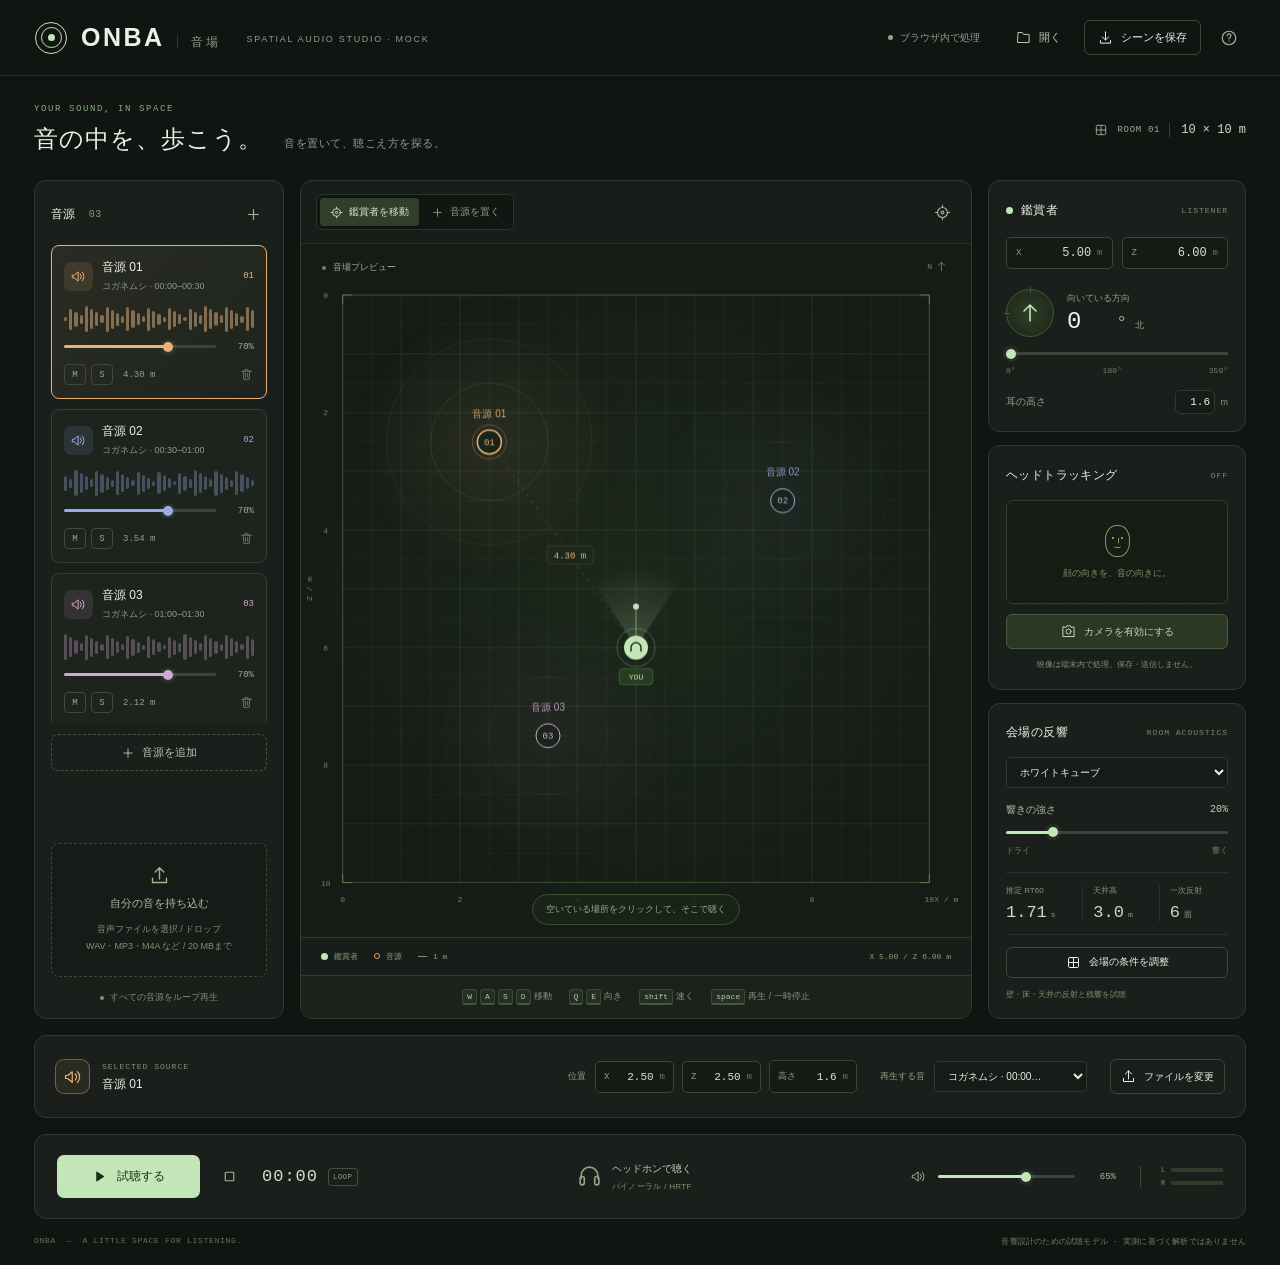
<file: index.html>
<!doctype html>
<html lang="ja">
<head>
  <meta charset="utf-8">
  <meta name="viewport" content="width=device-width, initial-scale=1">
  <meta name="theme-color" content="#131714">
  <meta name="robots" content="noindex, nofollow, noarchive">
  <meta name="referrer" content="no-referrer">
  <meta name="description" content="10m × 10mの空間で音を配置し、歩きながら聴く。ヘッドホンのための空間音響シミュレーター。">
  <title>ONBA — 音場をつくる、音の中を歩く。</title>
  <link rel="icon" href="data:image/svg+xml,%3Csvg xmlns='http://www.w3.org/2000/svg' viewBox='0 0 48 48'%3E%3Crect width='48' height='48' rx='12' fill='%23131714'/%3E%3Ccircle cx='24' cy='24' r='15' fill='none' stroke='%23b9e3bd' stroke-width='2'/%3E%3Ccircle cx='24' cy='24' r='8' fill='none' stroke='%23b9e3bd' stroke-width='2'/%3E%3Ccircle cx='24' cy='24' r='2' fill='%23b9e3bd'/%3E%3C/svg%3E">
  <link rel="stylesheet" href="styles.css">
  <link rel="stylesheet" href="room-acoustics.css">
</head>
<body>
  <svg class="icon-defs" xmlns="http://www.w3.org/2000/svg" aria-hidden="true"><defs>
    <symbol id="i-plus" viewBox="0 0 24 24"><path d="M12 5v14M5 12h14"/></symbol>
    <symbol id="i-play" viewBox="0 0 24 24"><path d="m8 5 11 7-11 7Z"/></symbol>
    <symbol id="i-pause" viewBox="0 0 24 24"><path d="M8 5v14M16 5v14"/></symbol>
    <symbol id="i-stop" viewBox="0 0 24 24"><rect x="6" y="6" width="12" height="12" rx="1"/></symbol>
    <symbol id="i-speaker" viewBox="0 0 24 24"><path d="m11 5-6 5H2v4h3l6 5ZM15 8a6 6 0 0 1 0 8M18 5a10 10 0 0 1 0 14"/></symbol>
    <symbol id="i-upload" viewBox="0 0 24 24"><path d="M12 16V3m-5 5 5-5 5 5M4 15v5h16v-5"/></symbol>
    <symbol id="i-save" viewBox="0 0 24 24"><path d="M12 3v13m-5-5 5 5 5-5M4 17v4h16v-4"/></symbol>
    <symbol id="i-folder" viewBox="0 0 24 24"><path d="M3 7V4h7l2 3h9v13H3Z"/></symbol>
    <symbol id="i-help" viewBox="0 0 24 24"><circle cx="12" cy="12" r="9"/><path d="M9.5 9a2.5 2.5 0 1 1 4 2c-1 .5-1.5 1-1.5 2M12 16v.2"/></symbol>
    <symbol id="i-headphones" viewBox="0 0 24 24"><path d="M4 14v-3a8 8 0 0 1 16 0v3"/><rect x="3" y="12" width="4" height="8" rx="2"/><rect x="17" y="12" width="4" height="8" rx="2"/></symbol>
    <symbol id="i-camera" viewBox="0 0 24 24"><path d="m8 5 1-2h6l1 2h5v15H3V5Z"/><circle cx="12" cy="12" r="4"/></symbol>
    <symbol id="i-target" viewBox="0 0 24 24"><circle cx="12" cy="12" r="7"/><circle cx="12" cy="12" r="2"/><path d="M12 2v3m0 14v3M2 12h3m14 0h3"/></symbol>
    <symbol id="i-trash" viewBox="0 0 24 24"><path d="M3 6h18M9 6V3h6v3M6 6l1 15h10l1-15M10 10v7m4-7v7"/></symbol>
    <symbol id="i-close" viewBox="0 0 24 24"><path d="m6 6 12 12M6 18 18 6"/></symbol>
    <symbol id="i-arrow" viewBox="0 0 24 24"><path d="M12 20V4m-6 6 6-6 6 6"/></symbol>
    <symbol id="i-grid" viewBox="0 0 24 24"><rect x="4" y="4" width="16" height="16" rx="2"/><path d="M4 12h16M12 4v16"/></symbol>
    <symbol id="i-wave" viewBox="0 0 24 24"><path d="M3 10v4m4-7v10m5-14v18m5-14v10m4-7v4"/></symbol>
  </defs></svg>

  <header class="app-header">
    <a class="brand" href="./" aria-label="ONBA ホーム"><span class="brand-mark"><i></i><i></i><i></i></span><span>ONBA<span class="brand-jp">音場</span></span></a>
    <span class="header-description">SPATIAL AUDIO STUDIO · MOCK</span>
    <div class="header-actions">
      <span class="local-status"><span class="status-dot"></span>ブラウザ内で処理</span>
      <button class="button quiet" id="load-scene"><svg><use href="#i-folder"/></svg><span>開く</span></button>
      <button class="button outline" id="save-scene"><svg><use href="#i-save"/></svg><span>シーンを保存</span></button>
      <button class="icon-button" id="help" aria-label="使い方"><svg><use href="#i-help"/></svg></button>
    </div>
  </header>

  <main>
    <div class="workspace-heading"><div><span class="eyebrow">YOUR SOUND, IN SPACE</span><h1>音の中を、歩こう。<span>音を置いて、聴こえ方を探る。</span></h1></div><span class="room-badge"><svg><use href="#i-grid"/></svg>ROOM 01 <b>10 × 10 m</b></span></div>
    <div class="workspace">
      <aside class="sources-panel panel" aria-label="音源">
        <div class="panel-heading"><h2>音源 <span class="count" id="source-count">03</span></h2><button class="icon-button small" id="add-source" aria-label="音源を追加"><svg><use href="#i-plus"/></svg></button></div>
        <div class="source-list" id="source-list"></div>
        <button class="add-source-button" id="add-source-secondary"><svg><use href="#i-plus"/></svg>音源を追加</button>
        <button class="upload-zone" id="upload-zone"><svg><use href="#i-upload"/></svg><strong>自分の音を持ち込む</strong><span>音声ファイルを選択 / ドロップ<br>WAV・MP3・M4A など / 20 MBまで</span></button>
        <div class="sources-footnote"><span class="tiny-dot"></span>すべての音源をループ再生</div>
      </aside>

      <section class="stage-panel panel" aria-label="音源と鑑賞者を配置する空間">
        <div class="stage-toolbar"><div class="segmented"><button class="active" id="move-tool" aria-pressed="true"><svg><use href="#i-target"/></svg>鑑賞者を移動</button><button id="place-tool" aria-pressed="false"><svg><use href="#i-plus"/></svg>音源を置く</button></div><button class="icon-button small" id="center-listener" aria-label="鑑賞者を中央に戻す" title="鑑賞者を中央に戻す"><svg><use href="#i-target"/></svg></button></div>
        <div class="stage-wrap" id="stage-wrap">
          <canvas id="room" tabindex="0" aria-label="10m四方の音場。クリックで鑑賞者を移動、音源をドラッグで配置。WASDで移動、QとEで回転。"></canvas>
          <div class="stage-top-label"><span class="live-indicator" id="live-indicator"></span><span id="stage-status">音場プレビュー</span></div>
          <div class="north-marker">N<svg><use href="#i-arrow"/></svg></div>
          <div class="map-instruction" id="map-instruction">空いている場所をクリックして、そこで聴く</div>
        </div>
        <div class="stage-footer"><div class="legend"><span><i class="listener-dot"></i>鑑賞者</span><span><i class="source-dot"></i>音源</span><span><i class="grid-line"></i>1 m</span></div><span id="cursor-coordinates">X 5.00 / Z 6.00 m</span></div>
        <div class="keyboard-guide"><span><kbd>W</kbd><kbd>A</kbd><kbd>S</kbd><kbd>D</kbd> 移動</span><span><kbd>Q</kbd><kbd>E</kbd> 向き</span><span><kbd>shift</kbd> 速く</span><span class="keyboard-extra"><kbd>space</kbd> 再生 / 一時停止</span></div>
      </section>

      <aside class="inspector" aria-label="鑑賞者と音響の設定">
        <section class="panel listener-panel">
          <div class="panel-heading"><h2><i class="listener-dot"></i>鑑賞者</h2><span class="small-tag">LISTENER</span></div>
          <div class="listener-values"><label>X <input id="listener-x" type="number" min="0" max="10" step="0.1" value="5.0" aria-label="鑑賞者のX座標"><span>m</span></label><label>Z <input id="listener-z" type="number" min="0" max="10" step="0.1" value="6.0" aria-label="鑑賞者のZ座標"><span>m</span></label></div>
          <div class="heading-control"><div class="heading-dial" id="heading-dial"><svg><use href="#i-arrow"/></svg></div><div><span class="field-label">向いている方向</span><div class="angle-value"><input id="listener-yaw" type="number" min="0" max="359" step="1" value="0" aria-label="鑑賞者の向き（度）"><span>°</span><small id="compass-label">北</small></div></div></div>
          <input id="yaw-slider" type="range" min="0" max="359" step="1" value="0" aria-label="鑑賞者の向きを調整">
          <div class="range-labels"><span>0°</span><span>180°</span><span>359°</span></div>
          <label class="inline-field">耳の高さ <span><input id="listener-height" type="number" min="0" max="5" step="0.1" value="1.6" aria-label="鑑賞者の耳の高さ"> m</span></label>
        </section>

        <section class="panel camera-panel">
          <div class="panel-heading"><h2>ヘッドトラッキング</h2><span class="small-tag" id="camera-badge">OFF</span></div>
          <div class="camera-preview" id="camera-preview"><video id="webcam" autoplay muted playsinline></video><canvas id="face-overlay"></canvas><div class="camera-placeholder" id="camera-placeholder"><div class="face-symbol"><span></span><i></i></div><span>顔の向きを、音の向きに。</span></div><div class="camera-live-label" id="camera-live-label">顔を探しています</div></div>
          <button class="button camera-button" id="camera-toggle"><svg><use href="#i-camera"/></svg>カメラを有効にする</button>
          <div class="camera-options" id="camera-options" hidden><div class="tracking-readout"><span>YAW <b id="camera-yaw">0°</b></span><span>PITCH <b id="camera-pitch">0°</b></span></div><button class="button outline full" id="calibrate-camera"><svg><use href="#i-target"/></svg>正面を合わせる</button><label class="inline-field">回転の感度 <select id="tracking-sensitivity" aria-label="ヘッドトラッキングの感度"><option value="1">1×</option><option value="2">2×</option><option value="3">3×</option></select></label><label class="checkbox-field"><input id="invert-tracking" type="checkbox">左右を反転</label></div>
          <p class="privacy-note" id="camera-note">映像は端末内で処理。保存・送信しません。</p>
        </section>

        <section class="panel acoustic-panel">
          <div class="panel-heading"><h2>会場の反響</h2><span class="small-tag">ROOM ACOUSTICS</span></div>
          <label class="sr-only" for="room-preset">会場プリセット</label>
          <select id="room-preset" class="room-preset"><option value="whitecube">ホワイトキューブ</option><option value="concrete">硬いコンクリート空間</option><option value="treated">吸音を施した会場</option><option value="custom">カスタム</option></select>
          <div class="control-label"><label for="reverb">響きの強さ</label><span id="reverb-value">20%</span></div><input id="reverb" type="range" min="0" max="100" value="20"><div class="range-labels"><span>ドライ</span><span>響く</span></div>
          <div class="room-summary"><div><span id="rt60-mode-label">推定 RT60</span><strong><b id="room-rt60-summary">1.71</b><small>s</small></strong></div><div><span>天井高</span><strong><b id="room-height-summary">3.0</b><small>m</small></strong></div><div><span>一次反射</span><strong>6<small>面</small></strong></div></div>
          <button class="button outline full room-settings-button" id="open-room-settings"><svg><use href="#i-grid"/></svg>会場の条件を調整</button>
          <p class="acoustic-note">壁・床・天井の反射と残響を試聴</p>
        </section>
      </aside>
    </div>

    <section class="source-detail panel" id="source-detail" aria-label="選択した音源の設定">
      <div class="detail-title"><span class="detail-source-icon" id="detail-source-icon"><svg><use href="#i-speaker"/></svg></span><div><span class="eyebrow">SELECTED SOURCE</span><input id="source-name" maxlength="60" aria-label="選択した音源の名前"></div></div>
      <div class="source-position"><span class="field-label">位置</span><label>X <input id="source-x" type="number" min="0" max="10" step="0.1" aria-label="音源のX座標"><span>m</span></label><label>Z <input id="source-z" type="number" min="0" max="10" step="0.1" aria-label="音源のZ座標"><span>m</span></label><label>高さ <input id="source-height" type="number" min="0" max="5" step="0.1" aria-label="音源の高さ"><span>m</span></label></div>
      <div class="sound-choice"><span class="field-label">再生する音</span><select id="source-kind" aria-label="音源の音声を選択"><optgroup label="コガネムシ.m4a / 各30秒"><option value="beetle-01">コガネムシ · 00:00–00:30</option><option value="beetle-02">コガネムシ · 00:30–01:00</option><option value="beetle-03">コガネムシ · 01:00–01:30</option></optgroup><optgroup label="合成サウンド"><option value="wind">風のテクスチャ</option><option value="water">水のしずく</option><option value="chime">柔らかなチャイム</option></optgroup><option value="file" hidden>読み込んだファイル</option></select></div>
      <button class="button outline" id="replace-audio"><svg><use href="#i-upload"/></svg>ファイルを変更</button>
    </section>

    <footer class="transport panel">
      <div class="transport-main"><button class="play-button" id="play"><svg><use href="#i-play"/></svg><span>試聴する</span></button><button class="icon-button stop-button" id="stop" aria-label="停止して先頭に戻す"><svg><use href="#i-stop"/></svg></button><div class="transport-time"><span id="elapsed">00:00</span><span class="loop-label">LOOP</span></div></div>
      <div class="output-info"><svg><use href="#i-headphones"/></svg><div><strong>ヘッドホンで聴く</strong><span>バイノーラル / HRTF</span></div></div>
      <div class="master-control"><svg><use href="#i-speaker"/></svg><label class="sr-only" for="master">マスター音量</label><input type="range" id="master" min="0" max="100" value="65"><span id="master-value">65%</span></div>
      <div class="meters" aria-label="ステレオ出力レベル"><div><span>L</span><div class="meter-track"><i id="meter-l"></i></div></div><div><span>R</span><div class="meter-track"><i id="meter-r"></i></div></div></div>
    </footer>
    <div class="bottom-note"><span>ONBA <i>—</i> A LITTLE SPACE FOR LISTENING.</span><span>音響設計のための試聴モデル · 実測に基づく解析ではありません</span></div>
  </main>

  <input id="audio-file" type="file" accept="audio/*,.wav,.mp3,.m4a,.ogg,.flac,.aac,.aiff" hidden>
  <input id="scene-file" type="file" accept=".json,.onba.json,application/json" hidden>
  <div class="toast" id="toast" role="status" aria-live="polite"></div>
  <dialog id="room-dialog" aria-labelledby="room-dialog-title">
    <div class="dialog-heading"><div><span class="eyebrow">ROOM ACOUSTICS</span><h2 id="room-dialog-title">会場の反響をつくる</h2></div><button class="icon-button" id="close-room-settings" aria-label="会場の設定を閉じる"><svg><use href="#i-close"/></svg></button></div>
    <p class="room-intro">ホワイトキューブの響きを基準に、再生しながら調整できます。</p>
    <div class="room-settings-grid">
      <section class="room-group"><h3>会場のかたち</h3><label class="room-field">初期モデル<select id="room-preset-detail" aria-label="詳細設定の会場プリセット"><option value="whitecube">ホワイトキューブ</option><option value="concrete">硬いコンクリート空間</option><option value="treated">吸音を施した会場</option><option value="custom">カスタム</option></select></label><div class="room-dimensions"><span>10 m × 10 m</span><span id="room-volume">300 m³</span></div><label class="inline-field">天井高<span><input id="room-height" type="number" min="2" max="8" step="0.1" value="3" aria-label="会場の天井高"> m</span></label><p class="room-hint">ホワイトキューブの初期値は3mという仮定です。床・天井からの反射経路も計算します。</p></section>
      <section class="room-group"><h3>壁・床・天井の吸音</h3><div class="control-label"><label for="wall-absorption">壁の吸音率</label><output id="wall-absorption-value">10%</output></div><input id="wall-absorption" type="range" min="0" max="95" value="10"><div class="control-label"><label for="floor-absorption">床の吸音率</label><output id="floor-absorption-value">5%</output></div><input id="floor-absorption" type="range" min="0" max="95" value="5"><div class="control-label"><label for="ceiling-absorption">天井の吸音率</label><output id="ceiling-absorption-value">10%</output></div><input id="ceiling-absorption" type="range" min="0" max="95" value="10"><p class="room-hint">0%に近いほど反射し、値を上げるほど吸音します。帯域平均の仮の値です。</p></section>
      <section class="room-group"><h3>残響の長さ</h3><label class="checkbox-field"><input id="room-auto-rt60" type="checkbox" checked>会場と吸音率から自動計算</label><div class="room-time"><strong id="room-rt60-readout">1.71</strong><span>秒 / RT60</span><small id="room-rt60-status">自動</small></div><input id="room-rt60" type="range" min="0.15" max="6" step="0.05" value="1.7" disabled aria-label="残響時間RT60"><div class="range-labels"><span>0.15 s</span><span>6.0 s</span></div><p class="room-hint">RT60は音が60dB減衰するまでの時間です。自動計算を外すと、耳で確かめながら長さを指定できます。</p></section>
      <section class="room-group"><h3>残響の混ぜ方</h3><div class="control-label"><label for="room-mix">響きの強さ</label><output id="room-mix-value">20%</output></div><input id="room-mix" type="range" min="0" max="100" value="20"><div class="control-label"><label for="room-predelay">プリディレイ</label><output id="room-predelay-value">18 ms</output></div><input id="room-predelay" type="range" min="0" max="100" step="1" value="18"><div class="range-labels"><span>すぐに響く</span><span>間を空ける</span></div><p class="room-hint">直接音から拡散した残響が始まるまでの間隔です。一次反射の到達時間は音源と鑑賞者の位置から別に計算します。</p></section>
    </div>
    <p class="room-model-note">残響時間の自動計算はEyring式による概算です。実測した会場の応答ではなく、材質ごとの周波数特性・遮蔽物・回折は含みません。変更はシーン保存に含まれます。</p>
    <div class="room-dialog-actions"><button class="button outline" id="reset-room-settings">ホワイトキューブに戻す</button><button class="button outline" id="room-audition"><svg><use href="#i-play"/></svg>試聴する</button><button class="button primary" id="done-room-settings">調整を完了</button></div>
  </dialog>
  <dialog id="help-dialog"><div class="dialog-heading"><div><span class="eyebrow">WELCOME TO ONBA</span><h2>音場をつくる、3つのステップ。</h2></div><button class="icon-button" id="close-help" aria-label="使い方を閉じる"><svg><use href="#i-close"/></svg></button></div><ol class="help-steps"><li><b>01</b><div><h3>音を配置する</h3><p>音源をドラッグして配置。追加ボタンのあと平面図をクリックすると、新しい音源が置けます。音源ごとに音量・音声ファイル・高さを設定できます。Mはミュート、Sはソロです。</p></div></li><li><b>02</b><div><h3>その場所で聴く</h3><p>ヘッドホンを着けて「試聴する」を押します。平面図の空いた場所をクリックすると鑑賞者が移動します。鑑賞者の向きは緑のハンドルをドラッグ、または右側のスライダーで変更できます。</p><div class="help-keys"><span><kbd>W A S D</kbd> 前後・左右に移動</span><span><kbd>Q E / ← →</kbd> 回転</span><span><kbd>↑ ↓</kbd> 前後に移動</span><span><kbd>shift</kbd> 速く移動</span><span><kbd>space</kbd> 再生 / 一時停止</span></div></div></li><li><b>03</b><div><h3>顔を動かして聴く</h3><p>カメラを有効にし、正面を向いて「正面を合わせる」を押してください。顔の左右・上下の向きを鑑賞者に反映します。鑑賞者の基準方向はキーボードやスライダーで変更できます。</p></div></li></ol><div class="help-notes"><p><strong>音響モデルについて</strong>　標準HRTFによる点音源のバイノーラル再生と、距離の逆数による減衰、壁4面と床・天井からの一次反射、RT60に応じて合成した残響を使っています。「会場の条件を調整」で天井高、各面の吸音率、残響時間、プリディレイを設定できます。自動RT60はEyring式による概算です。ホワイトキューブの材質値は初期モデルの仮定で、実測値ではありません。遮蔽物・回折・周波数ごとの吸音は解析しません。</p><p><strong>ファイルと保存</strong>　ステレオ音声はモノラルにまとめて点音源化します。最大16音源、1ファイル20 MBまで、合計100 MBまで。長い音声はメモリを多く使用します。シーン保存には読み込んだ音声も含まれます。再読み込み前に保存してください。</p><p><strong>カメラ</strong>　カメラの許可が必要です。HTTPSまたはlocalhostで動作します。映像は録画せず、端末内のMediaPipeモデルで処理します。顔の向きには推定誤差があります。</p><p class="reference-links">技術資料：<a href="https://developer.mozilla.org/en-US/docs/Web/API/PannerNode" target="_blank" rel="noreferrer">Web Audio / PannerNode ↗</a><a href="https://ai.google.dev/edge/mediapipe/solutions/vision/face_landmarker" target="_blank" rel="noreferrer">MediaPipe Face Landmarker ↗</a></p></div><button class="button primary full" id="start-exploring">音場を探索する</button></dialog>
  <script type="module" src="entry.js"></script>
</body>
</html>
</file>
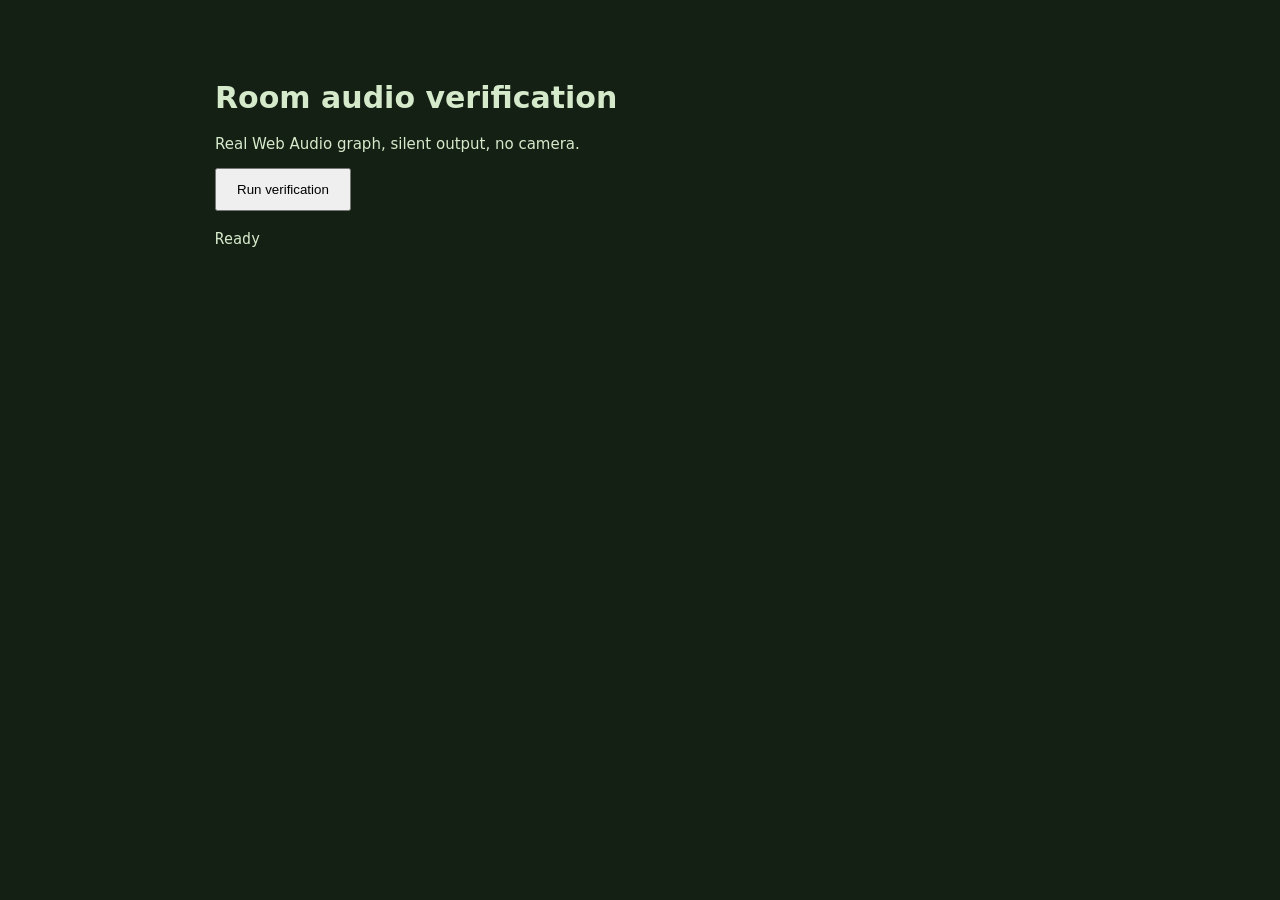
<file: tests/room-checks.html>
<!doctype html><html lang="en"><meta charset="utf-8"><title>ONBA room audio verification</title><style>body{background:#152015;color:#d5eaca;font:15px system-ui;max-width:850px;margin:40px auto;padding:20px}button{padding:12px 20px}pre{white-space:pre-wrap;line-height:1.8}</style><h1>Room audio verification</h1><p>Real Web Audio graph, silent output, no camera.</p><button id="run">Run verification</button><pre id="result">Ready</pre><script type="module">
import {AudioEngine} from '../audio-engine.js';
import {initialScene} from '../scene.js';
import {roomMetrics,DEFAULT_ROOM} from '../room-acoustics.js';
const result=document.querySelector('#result');const log=s=>result.textContent+='\n'+s;
const assert=(condition,message)=>{if(!condition)throw Error(message);log('PASS: '+message);};
const wait=ms=>new Promise(resolve=>setTimeout(resolve,ms));
document.querySelector('#run').onclick=async()=>{
 document.querySelector('#run').disabled=true;result.textContent='Running';const engine=new AudioEngine();
 try{
  await engine.init();const silent=engine.ctx.createGain();silent.gain.value=0;engine.limiter.disconnect(engine.ctx.destination);engine.limiter.connect(silent).connect(engine.ctx.destination);
  const scene=initialScene();scene.sources=scene.sources.slice(0,1);scene.sources[0].kind='wind';scene.reverb=70;scene.master=100;
  await engine.play(scene);await wait(350);const voice=engine.voices.get(scene.sources[0].id);
  assert(voice.reflections.length===6,'six image-source reflection paths');
  assert(Math.abs(engine.convolver.buffer.duration-roomMetrics(scene.room).rt60*1.15)<.001,'white-cube impulse duration follows the calculated RT60');
  assert(Math.abs(engine.predelay.delayTime.value-.018)<.001,'18ms predelay reaches the audio graph');
  scene.room={...DEFAULT_ROOM,preset:'custom',height:4.5,autoRt60:false,rt60:.6,predelay:50};engine.update(scene);await wait(450);
  assert(Math.abs(voice.reflections[5].panner.positionY.value-(9-scene.sources[0].height))<.002,'ceiling height changes the reflected source');
  assert(Math.abs(voice.reflections[4].panner.positionY.value+scene.sources[0].height)<.002,'floor reflection is below the floor');
  assert(Math.abs(engine.convolver.buffer.duration-.69)<.001,'manual 0.6s RT60 rebuilds the tail during playback');
  assert(Math.abs(engine.predelay.delayTime.value-.05)<.001,'predelay changes during playback');
  const previous=voice.reflections[0].gain.gain.value;
  scene.room={...scene.room,wallAbsorption:.85,rt60:3};engine.update(scene);await wait(450);
  assert(voice.reflections[0].gain.gain.value<previous*.5,'higher wall absorption reduces the reflected signal');
  assert(Math.abs(engine.convolver.buffer.duration-3.45)<.001,'3s RT60 produces a longer tail');
  assert(engine.playing&&engine.voices.size===1,'changing rooms keeps the source playing');
  assert(engine.meters.every(({analyser,data})=>{analyser.getFloatTimeDomainData(data);return data.every(Number.isFinite);}), 'crossfading produces finite stereo output');
  scene.reverb=0;engine.update(scene);await wait(400);
  assert(engine.wet.gain.value<1e-5&&voice.reflections.every(r=>r.gain.gain.value<1e-5),'zero room mix removes both the early and late reflections');
  await engine.stop();assert(engine.voices.size===0&&engine.elapsed()===0,'stop safely flushes both convolver banks');
  log('ALL CHECKS PASSED');
 }catch(error){log('FAIL: '+error.stack);}finally{await engine.ctx?.close();}
};
</script></html>
</file>
<file: styles.css>
@charset "UTF-8";
:root{color-scheme:dark;--bg:#111512;--panel:#1a1f1b;--panel-soft:#202621;--line:#303830;--line-soft:#29312a;--text:#edf0e8;--muted:#8e9b8e;--mint:#c3e6b8;--mint-dim:#8cab88;--mono:ui-monospace,SFMono-Regular,Consolas,monospace;--radius:12px;font-family:-apple-system,BlinkMacSystemFont,"Helvetica Neue","Noto Sans JP",sans-serif;font-size:13px;font-synthesis:none}
*{box-sizing:border-box}body{margin:0;background:var(--bg);color:var(--text)}button,input,select{font:inherit}button,a,input,select{-webkit-tap-highlight-color:transparent}button{color:inherit;cursor:pointer}button:disabled{opacity:.45;cursor:wait}button:focus-visible,a:focus-visible,input:focus-visible,select:focus-visible,canvas:focus-visible{outline:2px solid var(--mint);outline-offset:4px}button{border:0}svg{width:18px;height:18px;fill:none;stroke:currentColor;stroke-width:1.6;stroke-linecap:round;stroke-linejoin:round;flex-shrink:0}.icon-defs{position:absolute;width:0;height:0;overflow:hidden}h1,h2,h3,p{margin:0}button{transition:background .16s,color .16s,border-color .16s}a{color:inherit}input[type=number]{appearance:textfield;-moz-appearance:textfield}input::-webkit-inner-spin-button,input::-webkit-outer-spin-button{-webkit-appearance:none;margin:0}input[type=range]{display:block;appearance:none;-webkit-appearance:none;width:100%;height:3px;margin:14px 0;background:linear-gradient(to right,var(--mint) 0%,var(--mint) var(--value,50%),#3b453b var(--value,50%),#3b453b 100%);border-radius:4px;cursor:pointer;accent-color:var(--mint)}input[type=range]::-webkit-slider-thumb{appearance:none;width:10px;height:10px;border-radius:50%;background:var(--mint);box-shadow:0 0 0 3px #c3e6b811}input[type=range]::-moz-range-thumb{width:10px;height:10px;border:0;border-radius:50%;background:var(--mint)}input[type=number],input[type=text],select{border:1px solid var(--line);background:#161b17;color:var(--text);border-radius:5px}input[type=number]{font-family:var(--mono)}select{padding:8px 25px 8px 9px;font-size:11px;max-width:100%}.app-header{height:76px;padding:0 34px;display:flex;align-items:center;gap:26px;border-bottom:1px solid var(--line-soft)}.brand{display:flex;align-items:center;gap:13px;text-decoration:none;font-size:25px;letter-spacing:2.5px;font-weight:650}.brand-jp{font-size:12px;font-weight:400;color:var(--muted);letter-spacing:3px;padding-left:13px;margin-left:12px;border-left:1px solid var(--line)}.brand-mark{height:34px;width:34px;position:relative;display:grid;place-items:center}.brand-mark i{position:absolute;border:1.4px solid var(--mint);border-radius:50%;width:32px;height:32px}.brand-mark i:nth-child(2){width:21px;height:21px}.brand-mark i:nth-child(3){width:7px;height:7px;background:var(--mint);border:0}.header-description{font-size:9px;letter-spacing:1.7px;color:var(--muted);padding-top:2px}.header-actions{margin-left:auto;display:flex;align-items:center;gap:10px}.local-status{font-size:10px;color:var(--muted);display:flex;gap:7px;align-items:center;margin-right:13px}.status-dot,.tiny-dot{height:5px;width:5px;display:inline-block;border-radius:50%;background:var(--mint-dim)}.button{display:inline-flex;justify-content:center;align-items:center;gap:8px;min-height:35px;padding:8px 13px;border-radius:6px;font-size:11px;font-weight:500;white-space:nowrap}.button svg{width:15px;height:15px}.button.quiet{background:transparent;color:#bdc6ba}.button.quiet:hover{background:var(--panel-soft)}.outline{border:1px solid #3c473b;background:transparent}.outline:hover{background:#293429;border-color:#647a5e}.primary{background:var(--mint);color:#182018}.primary:hover{background:#d5f1cd}.full{width:100%}.icon-button{display:inline-flex;justify-content:center;align-items:center;width:35px;height:35px;border-radius:6px;background:transparent;color:#a6b1a2}.icon-button:hover{color:var(--mint);background:#2d372c}.icon-button.small{width:28px;height:28px}.small svg{width:17px;height:17px}main{max-width:1920px;padding:28px 34px 16px;margin:0 auto}.workspace-heading{display:flex;align-items:center;justify-content:space-between;margin-bottom:25px}.eyebrow{display:block;font-family:var(--mono);font-size:9px;color:var(--mint-dim);letter-spacing:1.6px}.workspace-heading h1{font-size:24px;letter-spacing:1px;font-weight:500;margin-top:9px}.workspace-heading h1>span{font-size:11px;letter-spacing:.5px;color:var(--muted);margin-left:21px;font-weight:400}.room-badge{display:flex;align-items:center;gap:9px;font-family:var(--mono);font-size:9px;letter-spacing:.7px;color:#9eab99}.room-badge svg{width:14px;height:14px}.room-badge b{font-size:12px;color:#d1d9cb;font-weight:400;letter-spacing:0;border-left:1px solid #394336;padding-left:11px}.workspace{display:grid;grid-template-columns:250px minmax(380px,1fr) 258px;gap:16px;align-items:stretch}.panel{background:var(--panel);border:1px solid var(--line);border-radius:var(--radius)}.sources-panel{padding:19px 16px 0;display:flex;flex-direction:column;min-width:0}.panel-heading{display:flex;align-items:center;justify-content:space-between;min-height:24px;margin-bottom:17px}.panel-heading h2{font-size:12px;font-weight:500;display:flex;align-items:center;gap:8px;letter-spacing:.4px}.count{font-family:var(--mono);font-size:10px;color:#85937f;font-weight:400;margin-left:5px}.source-list{display:flex;flex-direction:column;gap:10px;max-height:480px;overflow-y:auto;scrollbar-width:thin;padding:2px;margin:-2px}.source-card{padding:13px 12px;background:#1d241e;border:1px solid #354034;border-radius:8px;cursor:pointer;position:relative;transition:border .15s,background .15s}.source-card:hover{border-color:#5b7055}.source-card.selected{border-color:var(--source-color);background:linear-gradient(135deg,color-mix(in srgb,var(--source-color) 5%,#20251e),#1d241e)}.source-card.muted{opacity:.55}.source-card-head{display:flex;align-items:center;gap:9px}.source-symbol{display:grid;place-items:center;width:29px;height:29px;border-radius:7px;background:color-mix(in srgb,var(--source-color) 12%,transparent);color:var(--source-color)}.source-symbol svg{width:15px;height:15px}.source-card-title{flex:1;min-width:0}.source-card-title strong{display:block;font-size:12px;font-weight:500;overflow:hidden;text-overflow:ellipsis;white-space:nowrap}.source-card-title small{display:block;color:var(--muted);font-size:9px;margin-top:4px;overflow:hidden;white-space:nowrap;text-overflow:ellipsis;max-width:130px}.source-number{font-family:var(--mono);font-size:9px;color:var(--source-color)}.source-wave{display:flex;align-items:center;gap:2px;height:26px;margin:13px 0 8px;overflow:hidden}.source-wave i{width:2px;background:var(--source-color);opacity:.5;flex:1;max-width:4px;border-radius:2px;transform-origin:center;transition:opacity .2s}.playing .source-card:not(.muted) .source-wave i{animation:wave 1s ease-in-out infinite alternate;opacity:.85}.source-card:not(.selected) .source-wave{opacity:.65}@keyframes wave{to{transform:scaleY(.45);opacity:.3}}.source-level-row{display:flex;align-items:center;gap:8px}.source-volume{flex:1!important;min-width:30px!important;margin:5px 0!important;--mint:var(--source-color)}.source-volume-label{font-family:var(--mono);font-size:9px;color:#a5ae9e;width:30px;text-align:right}.source-card-actions{display:flex;align-items:center;gap:5px;margin-top:11px}.mini-button{font-family:var(--mono);font-size:9px;width:22px;height:21px;border:1px solid #3f4a3b;border-radius:4px;background:transparent;color:#9aa693;display:grid;place-items:center}.mini-button:hover{color:var(--text);border-color:#96ad8c}.mini-button.active{background:var(--source-color);border-color:var(--source-color);color:#162016}.mini-button.delete{border:0;margin-left:auto;width:20px;color:#72816d}.mini-button.delete:hover{color:#efb5a1}.mini-button svg{width:13px;height:13px}.source-distance{font-family:var(--mono);font-size:9px;color:#93a18c;margin-left:5px}.add-source-button{background:none;border:1px dashed #46513f;border-radius:7px;width:100%;min-height:37px;margin:13px 0 20px;display:flex;align-items:center;justify-content:center;gap:7px;color:#b7c5ae;font-size:11px}.add-source-button svg{width:14px;height:14px}.add-source-button:hover{border-color:var(--mint);background:#273125}.upload-zone{width:100%;background:#151b16;border:1px dashed #3c4938;border-radius:8px;padding:21px 7px;display:flex;align-items:center;flex-direction:column;gap:10px;color:#aab9a1;margin-top:auto}.upload-zone:hover,.upload-zone.drag-over{border-color:var(--mint);background:#243020}.upload-zone>svg{width:21px;height:21px;color:#9bb88d}.upload-zone strong{font-size:11px;font-weight:500}.upload-zone>span{font-size:9px;color:#84927b;line-height:1.9}.sources-footnote{padding:14px 0;color:#7f8d77;font-size:9px;display:flex;align-items:center;justify-content:center;gap:6px}.tiny-dot{width:4px;height:4px;background:#7f9274}.stage-panel{overflow:hidden;min-width:0;display:flex;flex-direction:column;background:#171d18}.stage-toolbar{padding:13px 15px;border-bottom:1px solid var(--line-soft);display:flex;justify-content:space-between;gap:8px;align-items:center}.segmented{display:flex;padding:3px;border-radius:6px;background:#101611;border:1px solid #293528;gap:2px}.segmented button{background:none;color:#8f9d88;font-size:10px;padding:7px 10px;display:flex;align-items:center;gap:6px;border-radius:4px;white-space:nowrap}.segmented svg{width:13px;height:13px}.segmented .active{background:#303e2c;color:#d1e7c6}.segmented button:hover{color:var(--mint)}.stage-wrap{position:relative;flex:1;min-height:470px;width:100%;overflow:hidden;background:radial-gradient(ellipse at center,#1d281b 0,#151c16 70%)}#room{display:block;width:100%;height:100%;position:absolute;inset:0;touch-action:none;cursor:crosshair;outline-offset:-4px}.stage-top-label{position:absolute;top:17px;left:21px;display:flex;align-items:center;gap:7px;font-size:9px;color:#9eb095;pointer-events:none}.live-indicator{width:4px;height:4px;display:inline-block;border-radius:50%;background:#718566}.playing .live-indicator{background:var(--mint);box-shadow:0 0 8px #c3e6b877}.north-marker{position:absolute;right:23px;top:14px;color:#72856a;font-family:var(--mono);font-size:8px;display:flex;align-items:center;gap:3px;pointer-events:none}.north-marker svg{height:17px;width:13px}.map-instruction{position:absolute;bottom:12px;left:50%;transform:translateX(-50%);background:#1a2519d9;border:1px solid #3b4f32;border-radius:100px;padding:8px 13px;color:#9bae90;font-size:9px;white-space:nowrap;pointer-events:none}.stage-footer{display:flex;justify-content:space-between;align-items:center;padding:13px 20px;border-top:1px solid #2d3a29;font-family:var(--mono);font-size:8px;color:#899e7b}.legend{display:flex;gap:16px}.legend>span{display:flex;align-items:center;gap:6px;font-family:inherit}.listener-dot{display:inline-block;width:7px;height:7px;border-radius:50%;background:var(--mint)}.source-dot{display:inline-block;width:6px;height:6px;border-radius:50%;border:1px solid #d7a56e}.grid-line{display:inline-block;width:9px;height:1px;background:#7a8b70}.keyboard-guide{display:flex;align-items:center;gap:17px;padding:13px 15px;background:#1b221b;justify-content:center;border-top:1px solid #303b2b;color:#88977f;font-size:9px;white-space:nowrap}.keyboard-guide>span{display:flex;align-items:center;gap:3px}kbd{display:inline-block;background:#252e22;border:1px solid #3b4835;border-bottom:2px solid #475640;border-radius:3px;padding:2px 4px;color:#bac9af;font-family:var(--mono);font-size:8px;line-height:1.2}.inspector{display:flex;flex-direction:column;gap:13px}.inspector .panel{padding:17px}.small-tag{font-family:var(--mono);font-size:8px;letter-spacing:1px;color:#788a6f}.listener-panel .panel-heading{margin-bottom:15px}.listener-values{display:flex;gap:9px}.listener-values>label,.source-position>label{border:1px solid #3a4635;border-radius:5px;background:#141b14;display:flex;align-items:center;gap:6px;padding:8px 9px;font-family:var(--mono);font-size:9px;color:#91a086;flex:1;min-width:0}.listener-values input,.source-position input{border:0;background:transparent;width:100%;text-align:right;padding:0;color:#d8e4d0;font-size:12px;min-width:0}.listener-values>label>span,.source-position>label>span{font-size:9px;color:#67795e}.heading-control{display:flex;gap:13px;align-items:center;margin:20px 0 15px}.heading-dial{height:48px;width:48px;border:1px solid #45553d;border-radius:50%;display:grid;place-items:center;position:relative;background:radial-gradient(circle,#2e3f27,#1a2518)}.heading-dial:before,.heading-dial:after{position:absolute;content:"";background:#4a5a41}.heading-dial:before{width:1px;height:6px;top:-3px}.heading-dial:after{height:1px;width:6px;left:-3px}.heading-dial svg{color:var(--mint);height:24px;width:24px;transform:rotate(var(--heading,0deg))}.field-label{font-size:9px;color:#91a285;display:block;white-space:nowrap}.angle-value{display:flex;align-items:baseline;gap:4px;margin-top:3px;font-family:var(--mono)}.angle-value input{border:0;background:none;width:45px;color:var(--text);font-size:24px;padding:0;letter-spacing:-1px}.angle-value>span{font-size:19px;color:#9fb294}.angle-value small{font-size:9px;color:#92a685;margin-left:4px}.range-labels{display:flex;justify-content:space-between;font-family:var(--mono);font-size:8px;color:#718367;margin-top:-3px}.inline-field{display:flex;align-items:center;justify-content:space-between;font-size:10px;color:#94a38a;margin-top:15px}.inline-field input[type=number]{width:40px;text-align:right;padding:5px 4px;font-size:11px;margin-right:3px}.inline-field>span{font-size:9px;color:#8a9b80}.camera-panel .panel-heading{margin-bottom:13px}.camera-preview{height:104px;position:relative;overflow:hidden;border:1px solid #33412c;border-radius:7px;background:repeating-linear-gradient(0deg,transparent,transparent 19px,#809c6b0a 19px,#809c6b0a 20px),repeating-linear-gradient(90deg,transparent,transparent 19px,#809c6b0a 19px,#809c6b0a 20px),#141c13}.camera-preview video{width:100%;height:100%;object-fit:cover;transform:scaleX(-1);opacity:.7;display:none}.camera-preview canvas{position:absolute;inset:0;width:100%;height:100%;transform:scaleX(-1)}.camera-preview.enabled video{display:block}.camera-placeholder{height:100%;display:flex;flex-direction:column;align-items:center;justify-content:center;gap:10px;color:#7f946f;font-size:9px}.face-symbol{width:25px;height:32px;border:1px solid #80996b;border-radius:45% 45% 45% 45%;position:relative}.face-symbol:after{content:"";position:absolute;width:7px;height:3px;border-bottom:1px solid #80996b;left:8px;bottom:8px;border-radius:50%}.face-symbol>span:before,.face-symbol>span:after{content:"";width:2px;height:2px;position:absolute;background:#80996b;top:11px}.face-symbol>span:before{left:6px}.face-symbol>span:after{right:6px}.face-symbol>i{height:5px;width:3px;border-right:1px solid #80996b;position:absolute;left:10px;top:12px}.camera-button{background:#2b3825;border:1px solid #485c3e;width:100%;color:#c2d7b5;font-size:10px;margin-top:10px}.camera-button:hover{background:#3a4c31}.camera-button.is-active{background:#283529;border-color:#88ad75}.privacy-note{font-size:8px;color:#7f9273;line-height:1.7;margin-top:9px;text-align:center}.camera-live-label{display:none;position:absolute;bottom:5px;left:7px;background:#102010b3;padding:4px 6px;font-size:8px;color:#d3efc6;border-radius:3px}.enabled .camera-live-label{display:block}.camera-options .button{font-size:9px;min-height:30px;padding:6px}.tracking-readout{display:flex;justify-content:space-between;margin:12px 0;color:#7e9572;font-family:var(--mono);font-size:8px}.tracking-readout b{color:#d0e5c4;font-size:10px;font-weight:400;margin-left:8px}.checkbox-field{display:flex;align-items:center;gap:5px;font-size:9px;color:#94a38a;margin-top:9px}.checkbox-field input{accent-color:var(--mint);margin:0}.acoustic-panel{margin-top:auto}.acoustic-panel .panel-heading{margin-bottom:16px}.control-label{display:flex;align-items:center;justify-content:space-between;font-size:10px;color:#afbea3}.control-label>span{font-family:var(--mono);font-size:10px;color:#c2d1b7}.acoustic-note{font-size:8px;color:#7c9070;margin-top:13px}.source-detail{display:flex;align-items:center;gap:23px;padding:18px 20px;margin-top:16px;min-height:83px}.detail-title{display:flex;gap:12px;align-items:center;min-width:160px;flex:1}.detail-source-icon{width:35px;height:35px;display:grid;place-items:center;border:1px solid color-mix(in srgb,var(--selected-color,#eab179) 40%,transparent);color:var(--selected-color,#eab179);border-radius:9px;background:color-mix(in srgb,var(--selected-color,#eab179) 8%,transparent)}.detail-title .eyebrow{font-size:8px;color:#819179;letter-spacing:1px}.detail-title input{border:0;background:transparent;color:var(--text);font-size:12px;padding:0;margin-top:6px;max-width:160px;width:100%}.source-position{display:flex;align-items:center;gap:8px}.source-position>label{white-space:nowrap;width:79px;flex:none;padding:9px 8px}.source-position>label:last-child{width:88px}.source-position>.field-label{margin-right:1px}.source-position input{font-size:11px}.sound-choice{display:flex;align-items:center;gap:9px;min-width:0}.sound-choice select{width:153px;text-overflow:ellipsis;font-size:10px}.source-detail .outline{font-size:10px;padding:9px 10px}.transport{display:flex;align-items:center;gap:24px;margin-top:16px;padding:20px 22px}.transport-main{display:flex;align-items:center;gap:13px}.play-button{background:var(--mint);color:#1a2c16;display:flex;align-items:center;gap:10px;padding:13px 22px;border-radius:7px;min-width:143px;justify-content:center;font-size:12px;font-weight:600}.play-button svg{width:15px;height:15px;fill:currentColor;stroke-width:1.5}.play-button:hover{background:#d7f0cb}.playing .play-button svg{fill:none;stroke-width:3}.stop-button{width:32px}.stop-button svg{width:17px;height:17px}.transport-time{display:flex;align-items:center;gap:10px;margin-left:4px}.transport-time>#elapsed{font-family:var(--mono);font-size:17px;letter-spacing:1px;color:#d5dfce}.loop-label{font-family:var(--mono);font-size:7px;letter-spacing:.7px;border:1px solid #425139;color:#96ab87;padding:4px;border-radius:3px}.output-info{display:flex;align-items:center;gap:10px;margin:auto}.output-info>svg{width:25px;height:25px;color:#8fa580}.output-info strong{display:block;font-size:10px;font-weight:400;color:#c2d0b8}.output-info span{display:block;font-size:8px;color:#7e9272;margin-top:5px;letter-spacing:.3px}.master-control{display:flex;align-items:center;gap:12px;width:205px}.master-control>svg{width:15px;height:15px;color:#9fb291}.master-control input{margin:0;flex:1}.master-control>span{font-family:var(--mono);font-size:9px;color:#acbe9f;min-width:29px;text-align:right}.meters{width:83px;display:flex;flex-direction:column;gap:5px;border-left:1px solid #3c4935;padding-left:20px}.meters>div{display:flex;align-items:center;gap:6px}.meters span{font-family:var(--mono);font-size:7px;color:#7c916e}.meter-track{height:4px;width:55px;background:#303b2b;border-radius:1px;overflow:hidden}.meter-track i{display:block;height:100%;width:0;background:linear-gradient(90deg,#718f5e,#c3e6b8 70%,#eab179 95%);transition:width .08s}.bottom-note{display:flex;justify-content:space-between;padding-top:17px;color:#5f7356;font-family:var(--mono);font-size:8px;letter-spacing:.7px}.bottom-note i{font-style:normal;margin:0 5px}.bottom-note>span:last-child{font-family:inherit;letter-spacing:.2px;color:#718268;font-size:8px}.toast{position:fixed;left:50%;bottom:24px;transform:translate(-50%,18px);opacity:0;background:#d2e9c8;color:#21331b;border:1px solid #a2c992;border-radius:9px;padding:13px 22px;z-index:100;font-size:12px;pointer-events:none;max-width:min(90vw,650px);text-align:center;transition:opacity .2s,transform .2s;box-shadow:0 8px 30px #0005}.toast.show{opacity:1;transform:translate(-50%,0)}.toast.error{background:#f1d1bd;border-color:#d49d78;color:#482918}.sr-only{position:absolute;width:1px;height:1px;padding:0;margin:-1px;overflow:hidden;clip:rect(0,0,0,0);white-space:nowrap;border:0}dialog{background:#1b241a;color:var(--text);border:1px solid #526347;border-radius:15px;width:min(680px,calc(100vw - 32px));max-height:90vh;padding:28px 30px;box-shadow:0 25px 100px #0009}dialog::backdrop{background:#090e0ad1;backdrop-filter:blur(5px)}.dialog-heading{display:flex;justify-content:space-between;gap:20px;align-items:center;margin-bottom:26px}.dialog-heading h2{font-size:20px;letter-spacing:.5px;font-weight:500;margin-top:9px}.help-steps{padding:0;list-style:none;display:flex;flex-direction:column;gap:24px;margin:0 0 25px}.help-steps li{display:flex;gap:19px}.help-steps li>b{font-family:var(--mono);color:#a4c295;font-weight:400;font-size:15px;padding-top:1px}.help-steps h3{font-size:13px;font-weight:500;margin-bottom:8px}.help-steps p{font-size:11px;line-height:1.9;color:#adbea1}.help-keys{display:flex;flex-wrap:wrap;gap:9px 15px;margin-top:12px;font-size:9px;color:#a1b396}.help-keys>span{display:flex;align-items:center;gap:5px}.help-notes{border-top:1px solid #3b4a33;padding-top:18px;display:flex;flex-direction:column;gap:10px;margin-bottom:24px}.help-notes p{font-size:10px;color:#92a786;line-height:1.8}.help-notes strong{color:#bacbad;font-weight:500}.reference-links{display:flex;flex-wrap:wrap;gap:7px 13px}.reference-links a{color:#b0c7a1;text-underline-offset:3px}.empty-sources{color:#8ca17e;font-size:11px;line-height:1.8;padding:28px 8px;text-align:center}.drop-active{box-shadow:inset 0 0 0 2px var(--mint)}[hidden]{display:none!important}
@media(min-width:1600px){.workspace{grid-template-columns:280px minmax(400px,1fr) 280px}.stage-wrap{min-height:590px}.source-list{max-height:580px}.sources-panel{padding:22px}.source-card{padding:15px}.source-card-title small{max-width:170px}.inspector .panel{padding:21px}.camera-preview{height:131px}.workspace-heading{margin-top:4px;margin-bottom:29px}}
@media(max-width:1250px){.app-header{padding:0 22px}.header-description{display:none}main{padding:24px 22px 15px}.workspace{grid-template-columns:218px minmax(360px,1fr) 229px;gap:12px}.sources-panel{padding:16px 12px 0}.inspector .panel{padding:14px}.stage-toolbar{padding:12px}.segmented button{padding:7px 8px;font-size:9px}.source-detail{gap:15px;padding:16px}.source-position{gap:6px}.source-position>label{width:68px}.source-position>label:last-child{width:78px}.sound-choice{gap:6px}.sound-choice select{width:139px}.source-detail .field-label{display:none}.transport{gap:18px}.keyboard-extra{display:none!important}.master-control{width:170px}.source-list{max-height:440px}.legend{gap:10px}.stage-footer{padding:12px}.stage-wrap{min-height:440px}}
@media(max-width:1050px){.workspace{grid-template-columns:220px minmax(0,1fr)}.inspector{grid-column:1/-1;display:grid;grid-template-columns:1fr 1fr 1fr;gap:12px}.inspector .panel{margin:0}.camera-preview{height:105px}.camera-panel .panel-heading{margin-bottom:11px}.listener-panel .heading-control{margin:14px 0}.acoustic-panel{display:flex;flex-direction:column}.acoustic-panel .acoustic-note{margin-top:auto;padding-top:20px;line-height:1.8}.stage-wrap{min-height:510px}.sources-panel .upload-zone{margin-top:auto}.source-detail{flex-wrap:wrap;gap:15px 20px}.detail-title{flex:1}.source-position{flex:2;justify-content:flex-end}.sound-choice{margin-left:auto}.source-detail .field-label{display:block}.source-detail .sound-choice{flex:1;margin:0}.sound-choice select{width:100%}.output-info{display:none}.master-control{margin-left:auto}.source-list{max-height:420px}.workspace-heading h1>span{display:none}.camera-options .inline-field{margin-top:9px}.camera-options .tracking-readout{margin:8px 0}}
@media(max-width:700px){.app-header{height:65px;padding:0 15px;gap:10px}.brand{font-size:20px;gap:10px;letter-spacing:1.8px}.brand-mark{width:27px;height:27px}.brand-mark i{width:27px;height:27px}.brand-mark i:nth-child(2){width:17px;height:17px}.brand-mark i:nth-child(3){width:5px;height:5px}.brand-jp{display:none}.local-status{display:none}.header-actions{gap:4px}.header-actions .button{font-size:10px;padding:8px}.header-actions .icon-button{width:29px}.button svg{width:13px;height:13px}main{padding:23px 13px 15px}.workspace-heading{margin-bottom:21px}.workspace-heading .eyebrow{font-size:8px;letter-spacing:1.1px}.workspace-heading h1{font-size:20px}.room-badge{font-size:8px;gap:7px}.room-badge svg{display:none}.room-badge b{font-size:10px;padding-left:7px}.workspace{display:flex;flex-direction:column;gap:12px}.stage-panel{order:0}.sources-panel{order:1;padding:16px}.inspector{order:2;display:grid;grid-template-columns:1fr 1fr;gap:10px}.stage-wrap{height:calc(100vw - 25px);min-height:340px;flex:none}.stage-footer{font-size:8px;padding:12px 13px}.keyboard-guide{padding:12px;gap:20px}.source-list{flex-direction:row;overflow-x:auto;max-height:none;padding:2px;gap:10px}.source-card{min-width:190px;max-width:190px}.source-list .empty-sources{width:100%;text-align:left;padding:15px}.sources-panel .panel-heading{margin-bottom:13px}.add-source-button{margin:13px 0 0}.upload-zone{padding:14px 12px;flex-direction:row;justify-content:center;flex-wrap:wrap;gap:8px;margin-top:12px!important}.upload-zone>span{width:100%;font-size:8px;text-align:center}.upload-zone>span br{display:none}.upload-zone>svg{width:15px;height:15px}.sources-footnote{padding:12px 0 0;font-size:8px}.acoustic-panel{grid-column:1/-1}.acoustic-panel .panel-heading{margin-bottom:12px}.acoustic-panel .acoustic-note{margin-top:12px;padding:0}.source-detail{padding:15px;gap:16px 12px}.detail-title{min-width:120px}.detail-title input{max-width:130px}.source-position{flex:none;width:100%;order:3;justify-content:space-between}.source-position>label,.source-position>label:last-child{width:auto;flex:1}.source-detail .sound-choice{order:4;width:100%;flex:1 1 100%}.source-detail #replace-audio{font-size:9px;padding:8px}.detail-source-icon{height:32px;width:32px}.transport{padding:15px;gap:12px;flex-wrap:wrap;margin-top:12px}.play-button{min-width:121px;padding:12px 15px;font-size:11px}.transport-main{gap:7px}.transport-time{gap:7px}.transport-time #elapsed{font-size:14px}.loop-label{display:none}.meters{margin-left:auto;width:74px;padding-left:12px}.master-control{width:100%;padding-top:8px;gap:16px;order:3;margin:0}.bottom-note{font-size:6px;line-height:1.8;gap:12px;padding-top:13px}.bottom-note>span{max-width:50%}.bottom-note>span:last-child{font-size:7px;text-align:right}.inspector .panel-heading h2{font-size:10px}.small-tag{font-size:7px;letter-spacing:.5px}.listener-values{gap:6px}.listener-values>label{padding:7px 6px;font-size:8px;gap:4px}.listener-values input{font-size:11px}.heading-control{gap:10px}.heading-dial{height:40px;width:40px}.angle-value input{font-size:22px;width:40px}.camera-placeholder{font-size:8px}.camera-button{font-size:9px;gap:5px;padding:8px 6px}.privacy-note{font-size:7px}.camera-preview{height:112px}.keyboard-guide kbd{font-size:7px}.keyboard-guide{font-size:8px;gap:14px}dialog{padding:24px 20px}.dialog-heading h2{font-size:17px}.help-steps{gap:20px}.help-steps li{gap:12px}.dialog-heading{gap:8px}}
@media(prefers-reduced-motion:reduce){*,*:before,*:after{animation:none!important;transition:none!important}}
</file>
<file: room-acoustics.css>
.acoustic-panel .panel-heading{margin-bottom:12px}
.room-preset{width:100%;margin-bottom:15px;min-height:31px;font-size:10px}
.room-summary{display:grid;grid-template-columns:1fr 1fr 1fr;gap:7px;margin:16px 0 12px;padding:12px 0;border-top:1px solid var(--line-soft);border-bottom:1px solid var(--line-soft)}
.room-summary>div{display:flex;flex-direction:column;gap:7px}
.room-summary>div+div{border-left:1px solid var(--line-soft);padding-left:10px}
.room-summary span{color:#839779;font-size:8px;white-space:nowrap}
.room-summary strong{font:17px var(--mono);color:#c5ddbb;white-space:nowrap}
.room-summary b{font-weight:400}
.room-summary small{font-size:8px;color:#899d7f;margin-left:4px}
.room-settings-button{font-size:10px;min-height:31px;padding:7px}
.acoustic-panel .acoustic-note{margin-top:10px;padding-top:0;line-height:1.7}
#room-dialog{width:min(720px,calc(100vw - 28px))}
#room-dialog .dialog-heading{margin-bottom:12px}
.room-intro{font-size:11px;line-height:1.8;color:#a5b99a;margin-bottom:22px}
.room-settings-grid{display:grid;grid-template-columns:1fr 1fr;gap:14px}
.room-group{background:#172015;border:1px solid #35492d;border-radius:9px;padding:18px;min-width:0}
.room-group h3{font-size:12px;font-weight:500;color:#d1e2c6;margin:0 0 18px}
.room-field{display:flex;flex-direction:column;gap:9px;color:#93a786;font-size:10px}
.room-field select{width:100%;font-size:11px}
.room-dimensions{display:flex;justify-content:space-between;font:10px var(--mono);margin-top:15px;color:#c0d5b3}
.room-group .inline-field{font-size:11px}
.room-group .inline-field input{width:51px}
.room-group .checkbox-field{font-size:10px;gap:7px;margin:0}
.room-group output{font:10px var(--mono);color:#bdd5af}
.room-group .control-label{font-size:10px}
.room-group input[type=range]{margin:15px 0 20px}
.room-group input:disabled{opacity:.4;cursor:not-allowed}
.room-group .range-labels{margin-top:-9px}
.room-hint{font-size:9px;color:#819975;line-height:1.9;margin-top:16px}
.room-time{display:flex;align-items:baseline;gap:8px;margin:21px 0 17px}
.room-time strong{font:34px var(--mono);letter-spacing:-1.6px;color:#d1e9c6}
.room-time>span{font-size:9px;color:#90a782}
.room-time small{font-size:8px;color:#b2cd9f;margin-left:auto;padding:4px 7px;border:1px solid #425b36;border-radius:4px;white-space:nowrap}
.room-model-note{font-size:9px;line-height:1.9;color:#8fa880;padding-top:18px;margin-top:18px;border-top:1px solid #354a2c}
.room-dialog-actions{display:flex;gap:10px;justify-content:space-between;margin-top:20px;flex-wrap:wrap}
.room-dialog-actions #reset-room-settings{margin-right:auto}
@media(max-width:1050px){.acoustic-panel{display:block}.room-summary{margin-top:17px}}
@media(max-width:700px){.acoustic-panel .panel-heading h2{font-size:12px}.room-summary span{font-size:9px}.room-summary strong{font-size:20px}.room-preset{font-size:11px}.room-settings-button{font-size:11px}.room-summary{margin:16px 0;padding:13px 0}.room-summary>div+div{padding-left:20px}}
@media(max-width:540px){#room-dialog{padding:23px 17px}.room-settings-grid{grid-template-columns:1fr}.room-group{padding:18px}.room-dialog-actions .button{font-size:10px;padding:9px 10px}.room-dialog-actions #reset-room-settings{width:100%}.room-dialog-actions #room-audition,.room-dialog-actions #done-room-settings{flex:1}.room-intro{font-size:10px}}
</file>
